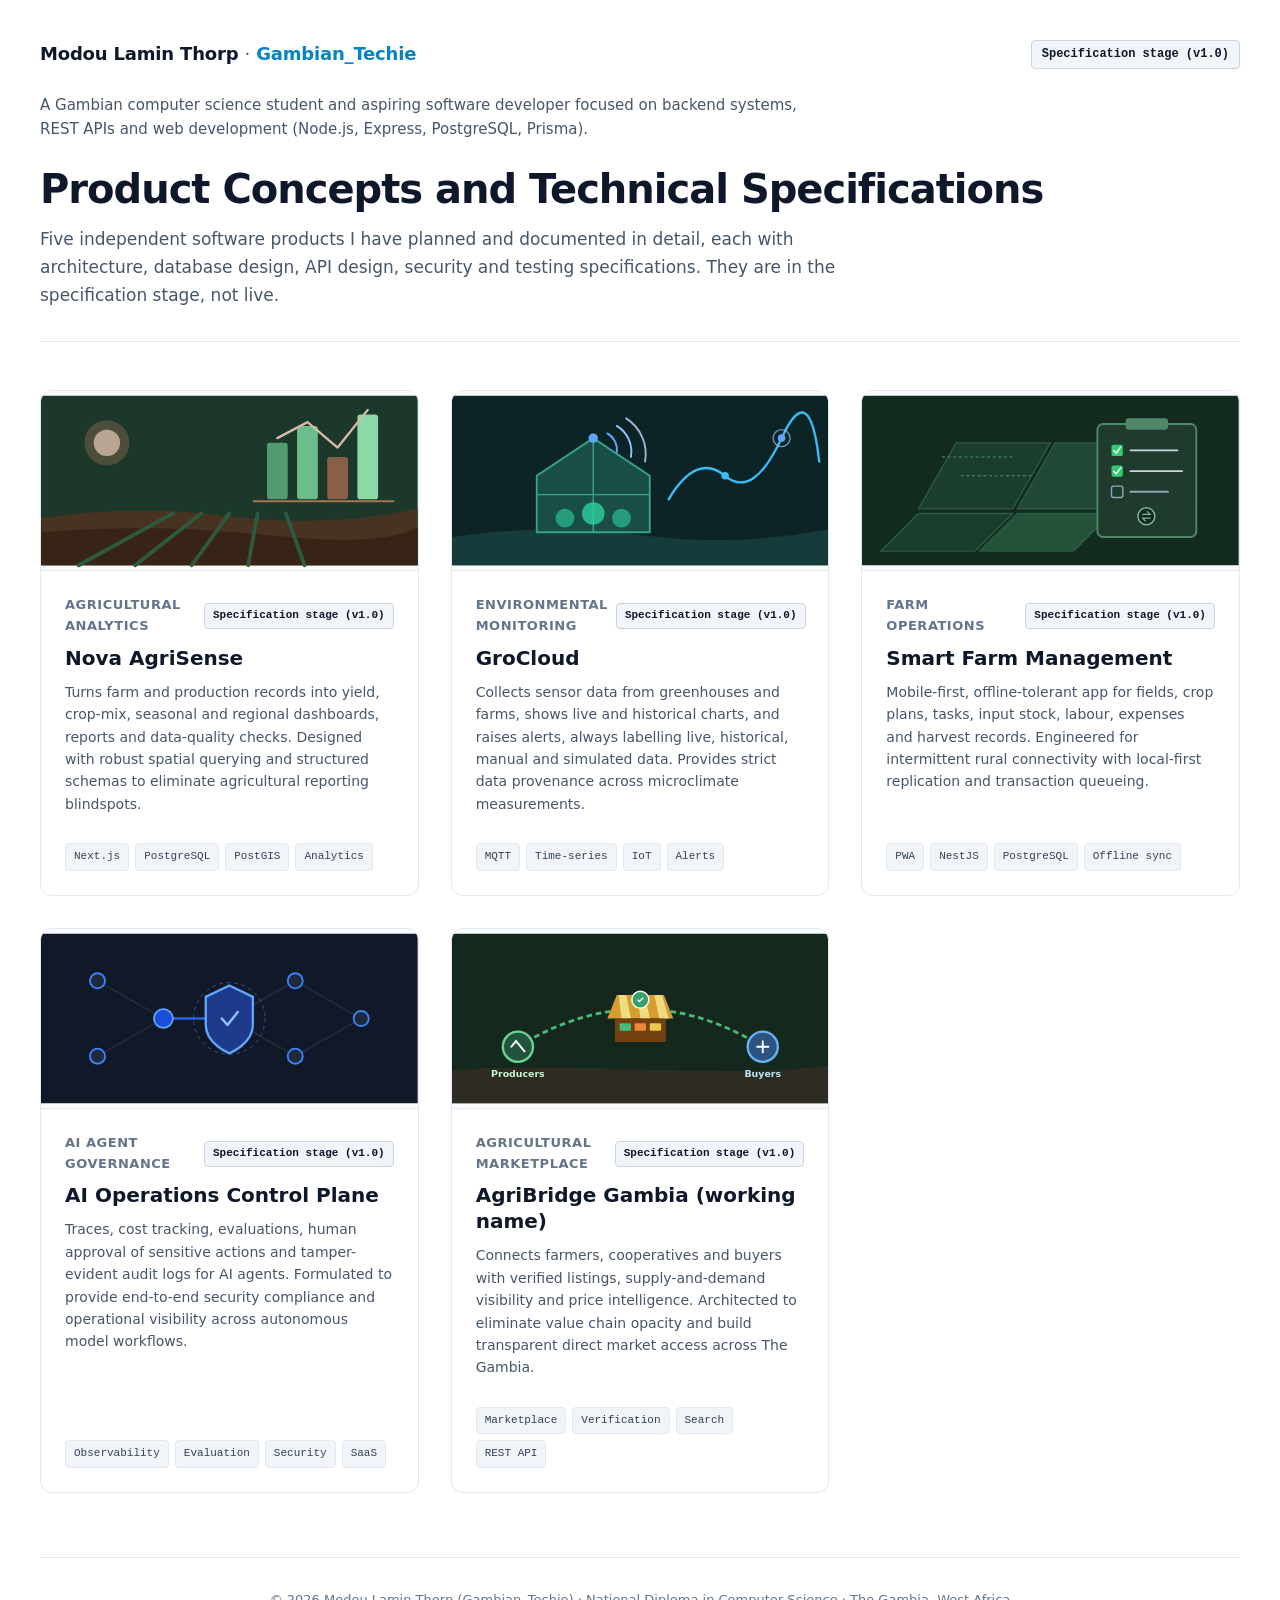
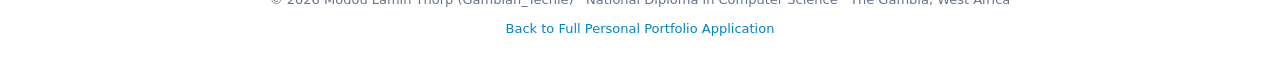
<file: public/product-concepts.html>
<!DOCTYPE html>
<html lang="en">
<head>
  <meta charset="UTF-8">
  <meta name="viewport" content="width=device-width, initial-scale=1.0">
  <title>Product Concepts and Technical Specifications — Modou Lamin Thorp (Gambian_Techie)</title>
  <meta name="description" content="Five independent software products planned and documented in detail by Modou Lamin Thorp (Gambian_Techie). Specification stage (v1.0).">
  <style>
    /* CSS: Reset & Variables */
    *, *::before, *::after {
      box-sizing: border-box;
      margin: 0;
      padding: 0;
    }

    :root {
      --font-family: system-ui, -apple-system, BlinkMacSystemFont, 'Segoe UI', Roboto, Oxygen, Ubuntu, Cantarell, 'Open Sans', 'Helvetica Neue', sans-serif;
      --bg-color: #ffffff;
      --surface-color: #f8fafc;
      --card-bg: #ffffff;
      --border-color: #e2e8f0;
      --text-main: #0f172a;
      --text-muted: #475569;
      --text-subtle: #64748b;
      --focus-ring: #0284c7;
      --badge-bg: #f1f5f9;
      --badge-text: #0f172a;
      --badge-border: #cbd5e1;
      --tag-bg: #f1f5f9;
      --tag-text: #334155;
      --container-max-w: 1200px;
    }

    @media (prefers-color-scheme: dark) {
      :root {
        --bg-color: #0b1120;
        --surface-color: #0f172a;
        --card-bg: #131d31;
        --border-color: #1e293b;
        --text-main: #f8fafc;
        --text-muted: #94a3b8;
        --text-subtle: #64748b;
        --focus-ring: #38bdf8;
        --badge-bg: #1e293b;
        --badge-text: #e2e8f0;
        --badge-border: #334155;
        --tag-bg: #0f172a;
        --tag-text: #cbd5e1;
      }
    }

    body {
      font-family: var(--font-family);
      background-color: var(--bg-color);
      color: var(--text-main);
      line-height: 1.6;
      padding: 2.5rem 1.25rem;
      min-height: 100vh;
      display: flex;
      flex-direction: column;
      align-items: center;
      transition: background-color 0.2s ease, color 0.2s ease;
    }

    .container {
      width: 100%;
      max-width: var(--container-max-w);
      margin: 0 auto;
    }

    /* Header */
    header {
      margin-bottom: 3rem;
      border-bottom: 1px solid var(--border-color);
      padding-bottom: 2rem;
    }

    .brand-bar {
      display: flex;
      flex-wrap: wrap;
      align-items: center;
      justify-content: space-between;
      gap: 1rem;
      margin-bottom: 1.5rem;
    }

    .brand-title {
      font-size: 1.125rem;
      font-weight: 700;
      letter-spacing: -0.01em;
    }

    .brand-badge {
      font-size: 0.75rem;
      font-weight: 600;
      padding: 0.25rem 0.625rem;
      background-color: var(--badge-bg);
      border: 1px solid var(--badge-border);
      border-radius: 4px;
      color: var(--badge-text);
      font-family: ui-monospace, SFMono-Regular, Menlo, Monaco, Consolas, monospace;
    }

    .owner-bio {
      font-size: 0.9375rem;
      color: var(--text-muted);
      max-width: 800px;
      margin-bottom: 1.5rem;
    }

    .section-title {
      font-size: clamp(1.75rem, 4vw, 2.5rem);
      font-weight: 800;
      letter-spacing: -0.025em;
      line-height: 1.2;
      margin-bottom: 0.75rem;
    }

    .section-intro {
      font-size: 1.0625rem;
      color: var(--text-muted);
      max-width: 820px;
      line-height: 1.65;
    }

    /* Responsive Grid: 1 col mobile, 2 col tablet, 3 col desktop */
    .projects-grid {
      display: grid;
      grid-template-columns: 1fr;
      gap: 2rem;
      width: 100%;
    }

    @media (min-width: 640px) {
      .projects-grid {
        grid-template-columns: repeat(2, 1fr);
      }
    }

    @media (min-width: 1024px) {
      .projects-grid {
        grid-template-columns: repeat(3, 1fr);
      }
    }

    /* Cards */
    .card {
      background-color: var(--card-bg);
      border: 1px solid var(--border-color);
      border-radius: 12px;
      overflow: hidden;
      display: flex;
      flex-direction: column;
      transition: transform 0.15s ease, box-shadow 0.15s ease, border-color 0.15s ease;
      position: relative;
    }

    .card:focus-visible {
      outline: 2px solid var(--focus-ring);
      outline-offset: 3px;
    }

    .card:hover {
      transform: translateY(-2px);
      box-shadow: 0 10px 25px -5px rgba(0, 0, 0, 0.08);
      border-color: var(--focus-ring);
    }

    .card-visual {
      width: 100%;
      height: 180px;
      display: flex;
      align-items: center;
      justify-content: center;
      background-color: var(--surface-color);
      border-bottom: 1px solid var(--border-color);
    }

    .card-visual svg {
      width: 100%;
      height: 100%;
      max-height: 180px;
      display: block;
    }

    .card-content {
      padding: 1.5rem;
      display: flex;
      flex-direction: column;
      flex-grow: 1;
      justify-content: space-between;
      gap: 1.25rem;
    }

    .card-meta-top {
      display: flex;
      align-items: center;
      justify-content: space-between;
      gap: 0.5rem;
      margin-bottom: 0.5rem;
    }

    .card-category {
      font-size: 0.8125rem;
      font-weight: 600;
      color: var(--text-subtle);
      text-transform: uppercase;
      letter-spacing: 0.04em;
    }

    .card-status {
      font-size: 0.6875rem;
      font-weight: 600;
      padding: 0.2rem 0.5rem;
      border-radius: 4px;
      background-color: var(--badge-bg);
      color: var(--badge-text);
      border: 1px solid var(--badge-border);
      font-family: ui-monospace, SFMono-Regular, Menlo, Monaco, Consolas, monospace;
      white-space: nowrap;
    }

    .card-title {
      font-size: 1.25rem;
      font-weight: 700;
      line-height: 1.3;
      margin-bottom: 0.625rem;
      color: var(--text-main);
    }

    .card-description {
      font-size: 0.875rem;
      color: var(--text-muted);
      line-height: 1.6;
    }

    .tag-container {
      display: flex;
      flex-wrap: wrap;
      gap: 0.375rem;
      margin-top: 0.5rem;
    }

    .tag-chip {
      font-size: 0.6875rem;
      font-weight: 500;
      padding: 0.25rem 0.5rem;
      background-color: var(--tag-bg);
      color: var(--tag-text);
      border-radius: 4px;
      border: 1px solid var(--border-color);
      font-family: ui-monospace, SFMono-Regular, Menlo, Monaco, Consolas, monospace;
    }

    /* Footer */
    footer {
      margin-top: 4rem;
      border-top: 1px solid var(--border-color);
      padding-top: 2rem;
      text-align: center;
      font-size: 0.8125rem;
      color: var(--text-subtle);
      width: 100%;
    }

    footer a {
      color: var(--focus-ring);
      text-decoration: none;
    }

    footer a:hover {
      text-decoration: underline;
    }
  </style>
</head>
<body>

  <div class="container">
    <header>
      <div class="brand-bar">
        <div class="brand-title">Modou Lamin Thorp <span style="font-weight: normal; opacity: 0.7;">·</span> <span style="color: var(--focus-ring);">Gambian_Techie</span></div>
        <div class="brand-badge">Specification stage (v1.0)</div>
      </div>
      <p class="owner-bio">
        A Gambian computer science student and aspiring software developer focused on backend systems, REST APIs and web development (Node.js, Express, PostgreSQL, Prisma).
      </p>
      <h1 class="section-title">Product Concepts and Technical Specifications</h1>
      <p class="section-intro">
        Five independent software products I have planned and documented in detail, each with architecture, database design, API design, security and testing specifications. They are in the specification stage, not live.
      </p>
    </header>

    <main>
      <section class="projects-grid" aria-label="Product Concepts and Technical Specifications">

        <!-- 1. Nova AgriSense -->
        <article class="card" tabindex="0" aria-labelledby="p1-title">
          <div class="card-visual">
            <svg viewBox="0 0 400 180" xmlns="http://www.w3.org/2000/svg" role="img" aria-label="Abstract vector illustration of Nova AgriSense showing agricultural crop rows and a bar chart in deep green and earth brown">
              <!-- Background deep green / earth tone -->
              <rect width="400" height="180" fill="#1b382b" />
              <!-- Earth contour / field horizon -->
              <path d="M0 130 Q100 115 200 128 T400 120 L400 180 L0 180 Z" fill="#4d3222" opacity="0.9" />
              <path d="M0 145 Q120 135 240 148 T400 140 L400 180 L0 180 Z" fill="#382417" />
              <!-- Crop rows converging -->
              <path d="M40 180 L140 125" stroke="#2d5a3e" stroke-width="4" stroke-linecap="round" />
              <path d="M100 180 L170 125" stroke="#2d5a3e" stroke-width="4" stroke-linecap="round" />
              <path d="M160 180 L200 125" stroke="#2d5a3e" stroke-width="4" stroke-linecap="round" />
              <path d="M220 180 L230 125" stroke="#2d5a3e" stroke-width="4" stroke-linecap="round" />
              <path d="M280 180 L260 125" stroke="#2d5a3e" stroke-width="4" stroke-linecap="round" />
              <!-- Analytics chart bars -->
              <rect x="240" y="50" width="22" height="60" rx="3" fill="#529b6e" />
              <rect x="272" y="32" width="22" height="78" rx="3" fill="#6bbe8b" />
              <rect x="304" y="65" width="22" height="45" rx="3" fill="#886047" />
              <rect x="336" y="20" width="22" height="90" rx="3" fill="#8cd9a8" />
              <!-- Chart baseline & trend line -->
              <line x1="225" y1="112" x2="375" y2="112" stroke="#a37657" stroke-width="2" />
              <polyline points="251,45 283,28 315,55 347,15" fill="none" stroke="#d5bba8" stroke-width="2.5" stroke-linecap="round" stroke-linejoin="round" />
              <!-- Subtle sun / map node -->
              <circle cx="70" cy="50" r="24" fill="#a57754" opacity="0.35" />
              <circle cx="70" cy="50" r="14" fill="#d5bba8" opacity="0.8" />
            </svg>
          </div>
          <div class="card-content">
            <div>
              <div class="card-meta-top">
                <span class="card-category">Agricultural analytics</span>
                <span class="card-status">Specification stage (v1.0)</span>
              </div>
              <h2 id="p1-title" class="card-title">Nova AgriSense</h2>
              <p class="card-description">
                Turns farm and production records into yield, crop-mix, seasonal and regional dashboards, reports and data-quality checks. Designed with robust spatial querying and structured schemas to eliminate agricultural reporting blindspots.
              </p>
            </div>
            <div class="tag-container" aria-label="Technologies and tags">
              <span class="tag-chip">Next.js</span>
              <span class="tag-chip">PostgreSQL</span>
              <span class="tag-chip">PostGIS</span>
              <span class="tag-chip">Analytics</span>
            </div>
          </div>
        </article>

        <!-- 2. GroCloud -->
        <article class="card" tabindex="0" aria-labelledby="p2-title">
          <div class="card-visual">
            <svg viewBox="0 0 400 180" xmlns="http://www.w3.org/2000/svg" role="img" aria-label="Abstract vector illustration of GroCloud showing a greenhouse structure with sensor signal waves in botanical green and soft blue">
              <!-- Background soft blue and botanical green -->
              <rect width="400" height="180" fill="#0d2426" />
              <!-- Atmosphere waves -->
              <path d="M0 150 Q100 135 200 148 T400 142 L400 180 L0 180 Z" fill="#143c3a" />
              <!-- Greenhouse geometric frame -->
              <path d="M90 145 L90 85 L150 45 L210 85 L210 145 Z" fill="#184e46" stroke="#38a38d" stroke-width="2" />
              <line x1="150" y1="45" x2="150" y2="145" stroke="#38a38d" stroke-width="1.5" />
              <line x1="90" y1="105" x2="210" y2="105" stroke="#38a38d" stroke-width="1.5" />
              <!-- Internal plants / leaves -->
              <circle cx="120" cy="130" r="10" fill="#2fd19d" opacity="0.6" />
              <circle cx="150" cy="125" r="12" fill="#2fd19d" opacity="0.8" />
              <circle cx="180" cy="130" r="10" fill="#2fd19d" opacity="0.6" />
              <!-- Sensor Node at apex -->
              <circle cx="150" cy="45" r="5" fill="#60a5fa" />
              <!-- Sensor waves emitted into cloud -->
              <path d="M165 40 A20 20 0 0 1 175 60" fill="none" stroke="#60a5fa" stroke-width="2" stroke-linecap="round" />
              <path d="M175 32 A32 32 0 0 1 190 65" fill="none" stroke="#93c5fd" stroke-width="2" stroke-linecap="round" />
              <path d="M185 24 A45 45 0 0 1 205 70" fill="none" stroke="#bfdbfe" stroke-width="2" stroke-linecap="round" opacity="0.8" />
              <!-- Time-series curve on right -->
              <path d="M230 110 Q260 60 290 85 T350 45 T390 70" fill="none" stroke="#38bdf8" stroke-width="2.5" stroke-linecap="round" />
              <circle cx="290" cy="85" r="4" fill="#38bdf8" />
              <circle cx="350" cy="45" r="4" fill="#60a5fa" />
              <!-- Alert ping indicator -->
              <circle cx="350" cy="45" r="9" fill="none" stroke="#93c5fd" stroke-width="1.5" opacity="0.7" />
            </svg>
          </div>
          <div class="card-content">
            <div>
              <div class="card-meta-top">
                <span class="card-category">Environmental monitoring</span>
                <span class="card-status">Specification stage (v1.0)</span>
              </div>
              <h2 id="p2-title" class="card-title">GroCloud</h2>
              <p class="card-description">
                Collects sensor data from greenhouses and farms, shows live and historical charts, and raises alerts, always labelling live, historical, manual and simulated data. Provides strict data provenance across microclimate measurements.
              </p>
            </div>
            <div class="tag-container" aria-label="Technologies and tags">
              <span class="tag-chip">MQTT</span>
              <span class="tag-chip">Time-series</span>
              <span class="tag-chip">IoT</span>
              <span class="tag-chip">Alerts</span>
            </div>
          </div>
        </article>

        <!-- 3. Smart Farm Management -->
        <article class="card" tabindex="0" aria-labelledby="p3-title">
          <div class="card-visual">
            <svg viewBox="0 0 400 180" xmlns="http://www.w3.org/2000/svg" role="img" aria-label="Abstract vector illustration of Smart Farm Management showing a field grid and an offline task checklist in forest green and neutral tones">
              <!-- Background forest green -->
              <rect width="400" height="180" fill="#132a1e" />
              <!-- Isometric / perspective field grid -->
              <g transform="translate(40, 50)" stroke="#2b5941" stroke-width="1.5" fill="#1a3d2c">
                <polygon points="60,0 160,0 120,70 20,70" />
                <polygon points="165,0 265,0 225,70 125,70" fill="#204834" />
                <polygon points="20,75 120,75 80,115 -20,115" />
                <polygon points="125,75 225,75 185,115 85,115" fill="#24523b" />
              </g>
              <!-- Field furrow pattern lines -->
              <line x1="85" y1="65" x2="160" y2="65" stroke="#3b7a59" stroke-width="1.5" stroke-dasharray="3 3" />
              <line x1="105" y1="85" x2="180" y2="85" stroke="#3b7a59" stroke-width="1.5" stroke-dasharray="3 3" />
              <!-- Clipboard / Mobile checklist container on right -->
              <rect x="250" y="30" width="105" height="120" rx="6" fill="#1f3b2e" stroke="#52886a" stroke-width="2" />
              <rect x="280" y="24" width="45" height="12" rx="3" fill="#52886a" />
              <!-- Task checkboxes and lines -->
              <rect x="265" y="52" width="12" height="12" rx="2" fill="#2ecc71" />
              <polyline points="267,58 270,61 275,54" fill="none" stroke="#ffffff" stroke-width="1.5" />
              <line x1="285" y1="58" x2="335" y2="58" stroke="#cbd5e1" stroke-width="2" stroke-linecap="round" />
              
              <rect x="265" y="74" width="12" height="12" rx="2" fill="#2ecc71" />
              <polyline points="267,80 270,83 275,76" fill="none" stroke="#ffffff" stroke-width="1.5" />
              <line x1="285" y1="80" x2="340" y2="80" stroke="#cbd5e1" stroke-width="2" stroke-linecap="round" />

              <rect x="265" y="96" width="12" height="12" rx="2" fill="#1a3d2c" stroke="#94a3b8" stroke-width="1.5" />
              <line x1="285" y1="102" x2="325" y2="102" stroke="#94a3b8" stroke-width="2" stroke-linecap="round" />

              <!-- Offline sync symbol (two arrows) -->
              <circle cx="302" cy="128" r="9" fill="#132a1e" stroke="#82b89a" stroke-width="1.5" />
              <path d="M298 126 L306 126 L303 123" fill="none" stroke="#82b89a" stroke-width="1.2" stroke-linecap="round" />
              <path d="M306 130 L298 130 L301 133" fill="none" stroke="#82b89a" stroke-width="1.2" stroke-linecap="round" />
            </svg>
          </div>
          <div class="card-content">
            <div>
              <div class="card-meta-top">
                <span class="card-category">Farm operations</span>
                <span class="card-status">Specification stage (v1.0)</span>
              </div>
              <h2 id="p3-title" class="card-title">Smart Farm Management</h2>
              <p class="card-description">
                Mobile-first, offline-tolerant app for fields, crop plans, tasks, input stock, labour, expenses and harvest records. Engineered for intermittent rural connectivity with local-first replication and transaction queueing.
              </p>
            </div>
            <div class="tag-container" aria-label="Technologies and tags">
              <span class="tag-chip">PWA</span>
              <span class="tag-chip">NestJS</span>
              <span class="tag-chip">PostgreSQL</span>
              <span class="tag-chip">Offline sync</span>
            </div>
          </div>
        </article>

        <!-- 4. AI Operations Control Plane -->
        <article class="card" tabindex="0" aria-labelledby="p4-title">
          <div class="card-visual">
            <svg viewBox="0 0 400 180" xmlns="http://www.w3.org/2000/svg" role="img" aria-label="Abstract vector illustration of AI Operations Control Plane showing a node graph with a security shield in charcoal and blue">
              <!-- Background charcoal -->
              <rect width="400" height="180" fill="#111827" />
              <!-- Node grid connections -->
              <line x1="60" y1="50" x2="130" y2="90" stroke="#1f2937" stroke-width="2" />
              <line x1="60" y1="130" x2="130" y2="90" stroke="#1f2937" stroke-width="2" />
              <line x1="130" y1="90" x2="200" y2="90" stroke="#2563eb" stroke-width="2.5" />
              <line x1="200" y1="90" x2="270" y2="50" stroke="#1f2937" stroke-width="2" />
              <line x1="200" y1="90" x2="270" y2="130" stroke="#1f2937" stroke-width="2" />
              <line x1="270" y1="50" x2="340" y2="90" stroke="#1f2937" stroke-width="2" />
              <line x1="270" y1="130" x2="340" y2="90" stroke="#1f2937" stroke-width="2" />
              <!-- External Agent Nodes -->
              <circle cx="60" cy="50" r="8" fill="#1e293b" stroke="#3b82f6" stroke-width="2" />
              <circle cx="60" cy="130" r="8" fill="#1e293b" stroke="#3b82f6" stroke-width="2" />
              <circle cx="130" cy="90" r="10" fill="#1d4ed8" stroke="#60a5fa" stroke-width="2" />
              <circle cx="270" cy="50" r="8" fill="#1e293b" stroke="#3b82f6" stroke-width="2" />
              <circle cx="270" cy="130" r="8" fill="#1e293b" stroke="#3b82f6" stroke-width="2" />
              <circle cx="340" cy="90" r="8" fill="#1e293b" stroke="#3b82f6" stroke-width="2" />
              <!-- Central Shield / Governance Guardrail -->
              <g transform="translate(175, 55)">
                <path d="M25 0 L50 12 L50 42 C50 62 25 72 25 72 C25 72 0 62 0 42 L0 12 Z" fill="#1e3a8a" stroke="#60a5fa" stroke-width="2.5" />
                <!-- Keyhole / Approval checkmark inside shield -->
                <path d="M17 35 L23 42 L34 28" fill="none" stroke="#93c5fd" stroke-width="2.5" stroke-linecap="round" stroke-linejoin="round" />
              </g>
              <!-- Telemetry Pulse circles -->
              <circle cx="200" cy="90" r="38" fill="none" stroke="#3b82f6" stroke-width="1" stroke-dasharray="4 4" opacity="0.6" />
            </svg>
          </div>
          <div class="card-content">
            <div>
              <div class="card-meta-top">
                <span class="card-category">AI agent governance</span>
                <span class="card-status">Specification stage (v1.0)</span>
              </div>
              <h2 id="p4-title" class="card-title">AI Operations Control Plane</h2>
              <p class="card-description">
                Traces, cost tracking, evaluations, human approval of sensitive actions and tamper-evident audit logs for AI agents. Formulated to provide end-to-end security compliance and operational visibility across autonomous model workflows.
              </p>
            </div>
            <div class="tag-container" aria-label="Technologies and tags">
              <span class="tag-chip">Observability</span>
              <span class="tag-chip">Evaluation</span>
              <span class="tag-chip">Security</span>
              <span class="tag-chip">SaaS</span>
            </div>
          </div>
        </article>

        <!-- 5. AgriBridge Gambia (working name) -->
        <article class="card" tabindex="0" aria-labelledby="p5-title">
          <div class="card-visual">
            <svg viewBox="0 0 400 180" xmlns="http://www.w3.org/2000/svg" role="img" aria-label="Abstract vector illustration of AgriBridge Gambia showing two linked nodes with an agricultural market stall in agricultural green and warm neutral tones">
              <!-- Background agricultural green & warm neutral -->
              <rect width="400" height="180" fill="#15281e" />
              <!-- Soft market ground contour -->
              <path d="M0 145 C120 135 280 155 400 140 L400 180 L0 180 Z" fill="#3a2e24" opacity="0.7" />
              <!-- Bridge / linking arc connecting Farmer and Buyer -->
              <path d="M70 120 Q200 40 330 120" fill="none" stroke="#48bb78" stroke-width="3" stroke-dasharray="6 4" />
              <!-- Left Node: Farmer Cooperative -->
              <circle cx="70" cy="120" r="16" fill="#22543d" stroke="#68d391" stroke-width="2.5" />
              <path d="M63 120 L68 114 L77 125" fill="none" stroke="#ffffff" stroke-width="2" stroke-linecap="round" />
              <text x="70" y="152" fill="#c6f6d5" font-size="10" font-family="system-ui" text-anchor="middle" font-weight="600">Producers</text>
              <!-- Right Node: Commodity Buyer -->
              <circle cx="330" cy="120" r="16" fill="#2c5282" stroke="#63b3ed" stroke-width="2.5" />
              <path d="M324 120 L336 120 M330 114 L330 126" stroke="#ffffff" stroke-width="2" stroke-linecap="round" />
              <text x="330" y="152" fill="#bee3f8" font-size="10" font-family="system-ui" text-anchor="middle" font-weight="600">Buyers</text>
              <!-- Central Market Canopy / Stall (The Bridge exchange) -->
              <g transform="translate(155, 65)">
                <!-- Canopy striped roof -->
                <polygon points="10,25 80,25 70,0 20,0" fill="#d69e2e" />
                <polygon points="25,25 35,25 30,0 22,0" fill="#eedc82" />
                <polygon points="45,25 55,25 50,0 42,0" fill="#eedc82" />
                <polygon points="65,25 75,25 68,0 60,0" fill="#eedc82" />
                <!-- Stall counter -->
                <rect x="18" y="25" width="54" height="25" fill="#744210" rx="2" />
                <rect x="23" y="30" width="12" height="8" fill="#48bb78" rx="1" />
                <rect x="39" y="30" width="12" height="8" fill="#ed8936" rx="1" />
                <rect x="55" y="30" width="12" height="8" fill="#ecc94b" rx="1" />
                <!-- Verification badge pin -->
                <circle cx="45" cy="5" r="9" fill="#38a169" stroke="#ffffff" stroke-width="1.5" />
                <polyline points="42,5 44,7 48,3" fill="none" stroke="#ffffff" stroke-width="1.5" />
              </g>
            </svg>
          </div>
          <div class="card-content">
            <div>
              <div class="card-meta-top">
                <span class="card-category">Agricultural marketplace</span>
                <span class="card-status">Specification stage (v1.0)</span>
              </div>
              <h2 id="p5-title" class="card-title">AgriBridge Gambia (working name)</h2>
              <p class="card-description">
                Connects farmers, cooperatives and buyers with verified listings, supply-and-demand visibility and price intelligence. Architected to eliminate value chain opacity and build transparent direct market access across The Gambia.
              </p>
            </div>
            <div class="tag-container" aria-label="Technologies and tags">
              <span class="tag-chip">Marketplace</span>
              <span class="tag-chip">Verification</span>
              <span class="tag-chip">Search</span>
              <span class="tag-chip">REST API</span>
            </div>
          </div>
        </article>

      </section>
    </main>

    <footer>
      <p>
        &copy; 2026 Modou Lamin Thorp (Gambian_Techie) &middot; National Diploma in Computer Science &middot; The Gambia, West Africa
      </p>
      <p style="margin-top: 0.5rem;">
        <a href="/">Back to Full Personal Portfolio Application</a>
      </p>
    </footer>
  </div>

  <script>
    // Vanilla JavaScript: Keyboard accessibility & subtle interaction
    document.addEventListener('DOMContentLoaded', () => {
      const cards = document.querySelectorAll('.card');
      cards.forEach(card => {
        card.addEventListener('keydown', (e) => {
          if (e.key === 'Enter' || e.key === ' ') {
            e.preventDefault();
            const title = card.querySelector('.card-title')?.textContent;
            const category = card.querySelector('.card-category')?.textContent;
            console.log(`Focused card: ${title} (${category}) - Specification stage (v1.0)`);
          }
        });
      });
    });
  </script>
</body>
</html>
</file>
